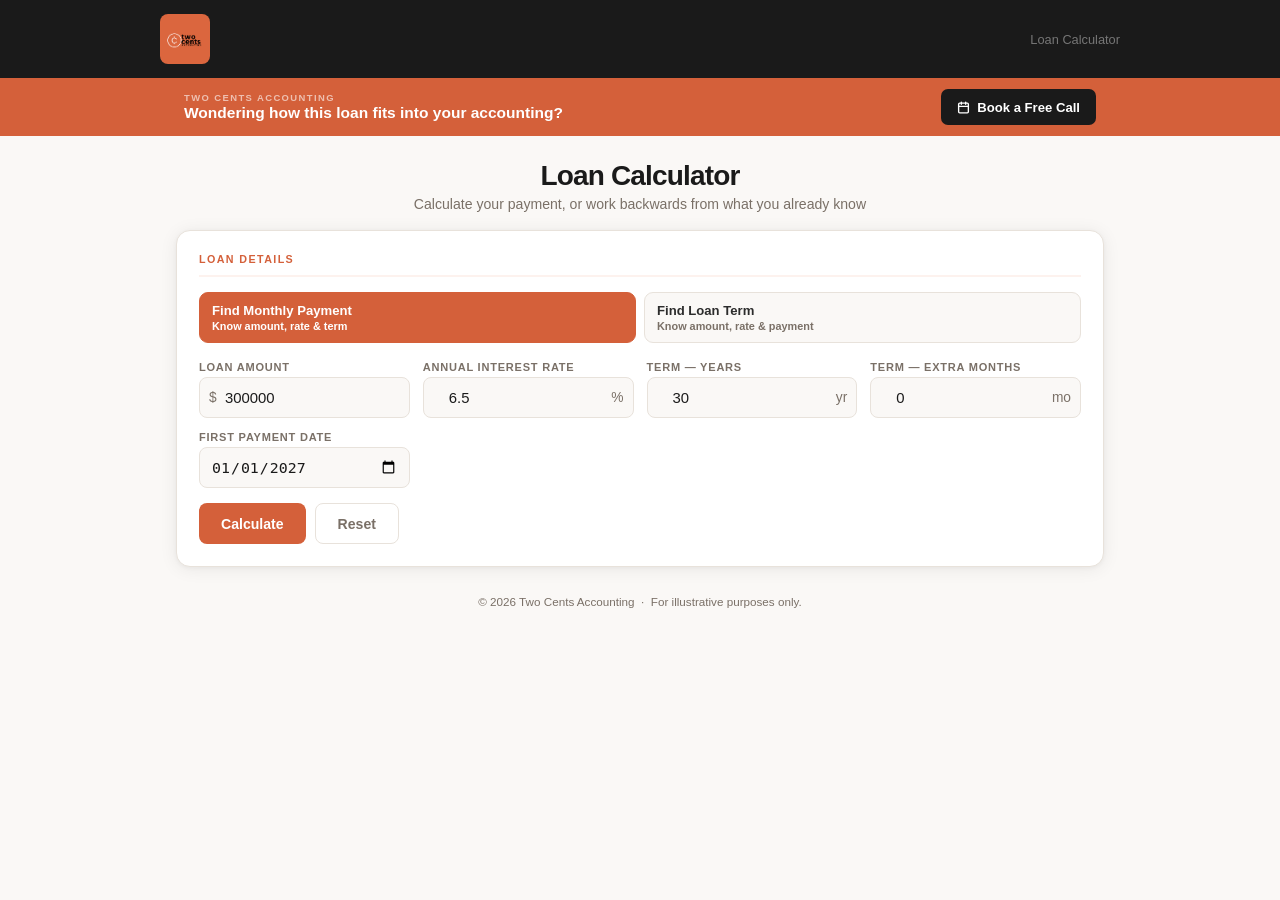
<file: loan-calculator/index.html>
<!DOCTYPE html>
<html lang="en">
<head>
  <meta charset="UTF-8" />
  <meta name="viewport" content="width=device-width, initial-scale=1.0" />
  <title>Loan Calculator — Two Cents Accounting</title>
  <style>
    *, *::before, *::after { box-sizing: border-box; margin: 0; padding: 0; }

    :root {
      --brand:      #D4603A;
      --brand-dark: #B84D2A;
      --brand-bg:   #fdf2ee;
      --dark:       #1a1a1a;
      --text:       #2c2c2c;
      --muted:      #7a7067;
      --surface:    #ffffff;
      --bg:         #faf8f6;
      --border:     #e8e2db;
      --green:      #1e8a5a;
      --red:        #c0392b;
      --amber:      #b87820;
      --radius:     14px;
      --shadow:     0 2px 18px rgba(0,0,0,.07), 0 1px 4px rgba(0,0,0,.04);
    }

    body { font-family: -apple-system, BlinkMacSystemFont, "Segoe UI", Roboto, sans-serif; background: var(--bg); color: var(--text); min-height: 100vh; }

    /* ── Header ── */
    .site-header { background: var(--dark); padding: 14px 24px; }
    .header-inner { max-width: 960px; margin: 0 auto; display: flex; align-items: center; justify-content: space-between; flex-wrap: wrap; gap: 10px; }
    .logo { display: flex; align-items: center; text-decoration: none; }
    .logo-img { height: 50px; border-radius: 8px; display: block; }
    .header-tagline { color: rgba(255,255,255,.4); font-size: .8rem; font-weight: 500; }

    /* ── CTA bar ── */
    .cta-bar { background: var(--brand); }
    .cta-bar-inner { max-width: 960px; margin: 0 auto; padding: 11px 24px; display: flex; align-items: center; justify-content: space-between; flex-wrap: wrap; gap: 12px; }
    .cta-bar-left { display: flex; flex-direction: column; gap: 1px; }
    .cta-eyebrow { font-size: .59rem; font-weight: 800; text-transform: uppercase; letter-spacing: .15em; color: rgba(255,255,255,.6); }
    .cta-text { font-size: clamp(.85rem, 2vw, .97rem); font-weight: 700; color: #fff; }
    .btn-cta { display: inline-flex; align-items: center; gap: 7px; height: 36px; padding: 0 16px; background: var(--dark); color: #fff; border-radius: 7px; font-weight: 700; font-size: .82rem; text-decoration: none; white-space: nowrap; flex-shrink: 0; transition: background .15s; }
    .btn-cta:hover { background: #333; }

    /* ── Page ── */
    .page-body { max-width: 960px; margin: 0 auto; padding: 24px 16px 0; }
    .page-intro { text-align: center; margin-bottom: 18px; }
    .page-intro h1 { font-size: clamp(1.3rem, 3vw, 1.75rem); font-weight: 800; letter-spacing: -.03em; color: var(--dark); }
    .page-intro p  { margin-top: 4px; color: var(--muted); font-size: .88rem; }

    /* ── Cards ── */
    .card { background: var(--surface); border-radius: var(--radius); box-shadow: var(--shadow); padding: 22px 22px; margin-bottom: 14px; border: 1px solid var(--border); }
    .card-title { font-size: .67rem; font-weight: 800; color: var(--brand); text-transform: uppercase; letter-spacing: .13em; margin-bottom: 15px; padding-bottom: 10px; border-bottom: 2px solid var(--brand-bg); }

    /* ── Mode tabs ── */
    .mode-tabs { display: grid; grid-template-columns: repeat(2, 1fr); gap: 8px; margin-bottom: 18px; }
    @media (max-width: 400px) { .mode-tabs { grid-template-columns: 1fr; } }
    .mtab {
      display: flex; flex-direction: column; align-items: flex-start; gap: 2px;
      padding: 10px 12px; border-radius: 9px; border: 1.5px solid var(--border);
      background: var(--bg); cursor: pointer; text-align: left; height: auto;
      transition: border-color .15s, background .15s;
    }
    .mtab:hover:not(.active) { border-color: var(--brand); background: var(--brand-bg); }
    .mtab.active { background: var(--brand); border-color: var(--brand); }
    .mtab strong { font-size: .82rem; font-weight: 700; color: var(--text); display: block; }
    .mtab span   { font-size: .68rem; color: var(--muted); display: block; }
    .mtab.active strong, .mtab.active span { color: #fff; }

    /* ── Input grid ── */
    .input-grid { display: grid; grid-template-columns: repeat(auto-fit, minmax(168px, 1fr)); gap: 13px; }
    .field { display: flex; flex-direction: column; gap: 4px; }
    label { font-size: .69rem; font-weight: 700; color: var(--muted); text-transform: uppercase; letter-spacing: .07em; }
    .input-wrap { position: relative; display: flex; align-items: center; }
    .input-prefix, .input-suffix { position: absolute; font-size: .86rem; color: var(--muted); pointer-events: none; }
    .input-prefix { left: 10px; }
    .input-suffix { right: 10px; }
    input[type="number"], input[type="date"] {
      width: 100%; height: 41px; border: 1.5px solid var(--border); border-radius: 8px;
      font-size: .93rem; color: var(--dark); background: var(--bg); outline: none;
      transition: border-color .15s, box-shadow .15s;
    }
    input[type="number"] { padding: 0 30px 0 25px; }
    input[type="date"]   { padding: 0 11px; }
    input:focus { border-color: var(--brand); box-shadow: 0 0 0 3px rgba(212,96,58,.12); background: #fff; }
    input.invalid { border-color: var(--red) !important; }
    .error-msg { font-size: .73rem; color: var(--red); display: none; margin-top: 2px; }

    /* ── Buttons ── */
    .btn-row { margin-top: 15px; display: flex; gap: 9px; flex-wrap: wrap; }
    button { height: 41px; padding: 0 22px; border-radius: 8px; border: none; cursor: pointer; font-size: .88rem; font-weight: 700; transition: background .15s, transform .1s; }
    button:active { transform: scale(.98); }
    .btn-primary { background: var(--brand); color: #fff; }
    .btn-primary:hover { background: var(--brand-dark); }
    .btn-ghost { background: transparent; color: var(--muted); border: 1.5px solid var(--border); font-weight: 600; }
    .btn-ghost:hover { background: var(--bg); }

    /* ── Reverse-mode result banner ── */
    .rev-result {
      display: none; border-radius: 11px; padding: 16px 18px; margin-bottom: 4px;
      border: 1px solid;
    }
    .rev-result.visible { display: flex; align-items: center; flex-wrap: wrap; gap: 18px; }
    .rev-result.found-term { background: linear-gradient(135deg,#edf8f2,#e0f4ea); border-color: #a8dfc0; }
    .rr-label { font-size: .64rem; font-weight: 800; text-transform: uppercase; letter-spacing: .12em; color: var(--muted); margin-bottom: 3px; }
    .rr-value { font-size: 1.55rem; font-weight: 800; letter-spacing: -.03em; color: var(--dark); }
    .rr-sub   { font-size: .78rem; color: var(--muted); margin-top: 2px; }

    /* ── Summary stats ── */
    .stats-grid { display: grid; grid-template-columns: repeat(auto-fit, minmax(145px, 1fr)); gap: 10px; }
    .stat { background: var(--bg); border-radius: 10px; padding: 13px 12px; border: 1px solid var(--border); }
    .stat-label { font-size: .65rem; font-weight: 700; text-transform: uppercase; letter-spacing: .07em; color: var(--muted); margin-bottom: 4px; }
    .stat-value { font-size: 1.18rem; font-weight: 800; letter-spacing: -.02em; color: var(--dark); }
    .stat-value.brand { color: var(--brand); }
    .stat-value.amber { color: var(--amber); }
    .stat-value.red   { color: var(--red); }
    .stat-value.green { color: var(--green); }
    .stat-sm { font-size: .95rem; }

    .breakdown { margin-top: 13px; }
    .breakdown-bar { height: 8px; border-radius: 99px; overflow: hidden; display: flex; background: var(--bg); border: 1px solid var(--border); }
    .bar-principal { background: var(--green); transition: width .4s; }
    .bar-interest  { background: var(--amber); transition: width .4s; }
    .breakdown-legend { display: flex; gap: 14px; margin-top: 7px; flex-wrap: wrap; }
    .legend-item { display: flex; align-items: center; gap: 5px; font-size: .75rem; color: var(--muted); }
    .legend-dot { width: 8px; height: 8px; border-radius: 50%; flex-shrink: 0; }
    .dot-p { background: var(--green); }
    .dot-i { background: var(--amber); }

    /* ── Chart ── */
    .chart-legend-row { display: flex; flex-wrap: wrap; gap: 14px; margin-bottom: 12px; align-items: center; }
    .cl-item { display: flex; align-items: center; gap: 7px; font-size: .77rem; color: var(--text); font-weight: 500; }
    .chart-wrap { position: relative; width: 100%; height: 300px; }
    @media (max-width: 500px) { .chart-wrap { height: 210px; } }
    #chart-canvas { display: block; width: 100%; height: 100%; cursor: crosshair; }
    .chart-hint { font-size: .72rem; color: var(--muted); text-align: center; margin-top: 9px; }

    /* ── Scenarios ── */
    .scenario-grid { display: grid; grid-template-columns: 1fr 1fr; gap: 16px; }
    @media (max-width: 580px) { .scenario-grid { grid-template-columns: 1fr; } }
    .scenario-block { background: var(--bg); border: 1px solid var(--border); border-radius: 12px; padding: 15px 13px; }
    .scenario-block-title { font-size: .66rem; font-weight: 800; text-transform: uppercase; letter-spacing: .1em; color: var(--muted); margin-bottom: 12px; display: flex; align-items: center; gap: 7px; }
    .sbt-dot { width: 8px; height: 8px; border-radius: 50%; flex-shrink: 0; }

    .slider-header { display: flex; justify-content: space-between; align-items: baseline; margin-bottom: 6px; }
    .slider-header label { font-size: .69rem; font-weight: 700; color: var(--muted); text-transform: uppercase; letter-spacing: .07em; }
    .slider-live { font-size: 1.05rem; font-weight: 800; color: var(--brand); }

    input[type="range"] { -webkit-appearance: none; width: 100%; height: 5px; border-radius: 99px; background: var(--border); outline: none; cursor: pointer; margin-bottom: 3px; }
    input[type="range"]::-webkit-slider-thumb { -webkit-appearance: none; width: 19px; height: 19px; border-radius: 50%; background: var(--brand); cursor: pointer; border: 3px solid #fff; box-shadow: 0 1px 5px rgba(0,0,0,.22); }
    input[type="range"]::-moz-range-thumb { width: 19px; height: 19px; border-radius: 50%; background: var(--brand); cursor: pointer; border: 3px solid #fff; }
    .slider-ticks { display: flex; justify-content: space-between; font-size: .64rem; color: var(--muted); margin-bottom: 11px; }

    .impact-grid { display: grid; grid-template-columns: 1fr 1fr; gap: 8px; }
    .impact-item .ilabel { font-size: .62rem; font-weight: 700; text-transform: uppercase; letter-spacing: .06em; color: var(--muted); margin-bottom: 1px; }
    .impact-item .ival  { font-size: .94rem; font-weight: 800; }
    .ival.saving  { color: var(--green); }
    .ival.costing { color: var(--red); }
    .ival.neutral { color: var(--dark); }

    .vs-badge { display: inline-flex; align-items: center; gap: 5px; background: var(--bg); border: 1px solid var(--border); border-radius: 99px; padding: 3px 10px; font-size: .7rem; font-weight: 700; color: var(--muted); margin-top: 10px; }
    .vb-diff.saving  { color: var(--green); font-weight: 800; }
    .vb-diff.costing { color: var(--red);   font-weight: 800; }

    /* ── Refinance ── */
    .refi-inputs { display: grid; grid-template-columns: repeat(auto-fit, minmax(162px, 1fr)); gap: 12px; margin-bottom: 14px; }
    .refi-compare { display: none; grid-template-columns: 1fr 1fr; gap: 12px; }
    @media (max-width: 500px) { .refi-compare { grid-template-columns: 1fr; } }
    .refi-col { background: var(--bg); border-radius: 10px; border: 1px solid var(--border); padding: 13px 12px; }
    .refi-col-title { font-size: .65rem; font-weight: 800; text-transform: uppercase; letter-spacing: .1em; color: var(--muted); margin-bottom: 9px; display: flex; align-items: center; gap: 6px; }
    .rc-dot { width: 8px; height: 8px; border-radius: 50%; flex-shrink: 0; }
    .rc-dot-cur  { background: var(--amber); }
    .rc-dot-refi { background: var(--brand); }
    .refi-row { margin-bottom: 8px; }
    .refi-row-label { font-size: .67rem; color: var(--muted); font-weight: 600; margin-bottom: 1px; }
    .refi-row-val   { font-size: .96rem; font-weight: 800; color: var(--dark); }
    .savings-banner { margin-top: 12px; border-radius: 10px; padding: 13px 15px; text-align: center; display: none; border: 1px solid; }
    .savings-banner.positive { background: linear-gradient(135deg,#edf8f2,#e0f4ea); border-color: #a8dfc0; }
    .savings-banner.negative { background: linear-gradient(135deg,#fef9f0,#fdeede); border-color: #f0cf9a; }
    .sb-label { font-size: .65rem; font-weight: 800; text-transform: uppercase; letter-spacing: .1em; color: var(--muted); margin-bottom: 3px; }
    .sb-value { font-size: 1.4rem; font-weight: 800; letter-spacing: -.02em; }
    .sb-value.positive { color: var(--green); }
    .sb-value.negative { color: var(--amber); }
    .sb-sub { font-size: .77rem; color: var(--muted); margin-top: 3px; }

    /* ── Table ── */
    .table-controls { display: flex; justify-content: space-between; align-items: center; flex-wrap: wrap; gap: 9px; margin-bottom: 10px; }
    .table-controls span { font-size: .79rem; color: var(--muted); }
    .view-toggle { display: flex; border: 1.5px solid var(--border); border-radius: 8px; overflow: hidden; }
    .view-toggle button { height: 30px; padding: 0 12px; border-radius: 0; border: none; background: transparent; font-size: .73rem; font-weight: 700; color: var(--muted); }
    .view-toggle button.active { background: var(--brand); color: #fff; }
    .table-scroll { overflow-x: auto; border-radius: 10px; border: 1px solid var(--border); }
    table { width: 100%; border-collapse: collapse; font-size: .82rem; }
    thead th { background: var(--bg); padding: 9px 11px; text-align: right; font-size: .64rem; font-weight: 800; text-transform: uppercase; letter-spacing: .07em; color: var(--muted); white-space: nowrap; border-bottom: 1px solid var(--border); }
    thead th:first-child { text-align: left; }
    tbody tr { border-bottom: 1px solid #f0ebe4; transition: background .1s; }
    tbody tr:last-child { border-bottom: none; }
    tbody tr:hover { background: #fdf9f7; }
    tbody tr.year-row { background: #f5efea; font-weight: 700; }
    td { padding: 8px 11px; text-align: right; white-space: nowrap; }
    td:first-child { text-align: left; color: var(--muted); font-size: .76rem; }
    td.bal-cell { color: var(--brand); font-weight: 700; }
    td.int-cell { color: var(--amber); }
    td.pri-cell { color: var(--green); }

    .results-section { display: none; }
    .results-section.visible { display: block; }
    .site-footer { text-align: center; padding: 14px 16px 30px; color: var(--muted); font-size: .73rem; }
    @media (max-width: 480px) { .card { padding: 15px 12px; } .stat-value { font-size: 1rem; } }
  </style>
</head>
<body>

<header class="site-header">
  <div class="header-inner">
    <a href="#" class="logo" aria-label="Two Cents Accounting">
      <img src="IMG_4951.PNG" alt="Two Cents Accounting" class="logo-img" />
    </a>
    <span class="header-tagline">Loan Calculator</span>
  </div>
</header>

<div class="cta-bar">
  <div class="cta-bar-inner">
    <div class="cta-bar-left">
      <span class="cta-eyebrow">Two Cents Accounting</span>
      <span class="cta-text">Wondering how this loan fits into your accounting?</span>
    </div>
    <a href="https://calendar.app.google/V4yq1eU3PhU7t3R48" target="_blank" rel="noopener" class="btn-cta">
      <svg width="13" height="13" viewBox="0 0 24 24" fill="none" stroke="currentColor" stroke-width="2.5" stroke-linecap="round" stroke-linejoin="round" aria-hidden="true"><rect x="3" y="4" width="18" height="18" rx="2"/><line x1="16" y1="2" x2="16" y2="6"/><line x1="8" y1="2" x2="8" y2="6"/><line x1="3" y1="10" x2="21" y2="10"/></svg>
      Book a Free Call
    </a>
  </div>
</div>

<div class="page-body">
  <div class="page-intro">
    <h1>Loan Calculator</h1>
    <p>Calculate your payment, or work backwards from what you already know</p>
  </div>

  <!-- ── Loan Details ── -->
  <div class="card">
    <div class="card-title">Loan Details</div>

    <!-- Mode tabs -->
    <div class="mode-tabs">
      <button id="mtab-payment" class="mtab active" onclick="setMode('payment')">
        <strong>Find Monthly Payment</strong>
        <span>Know amount, rate &amp; term</span>
      </button>
      <button id="mtab-term" class="mtab" onclick="setMode('term')">
        <strong>Find Loan Term</strong>
        <span>Know amount, rate &amp; payment</span>
      </button>
    </div>

    <!-- Shared input grid — fields shown/hidden per mode -->
    <div class="input-grid">

      <!-- Always visible -->
      <div class="field" id="f-amount">
        <label for="amount">Loan Amount</label>
        <div class="input-wrap">
          <span class="input-prefix">$</span>
          <input type="number" id="amount" min="1" step="1000" value="300000" />
        </div>
        <span class="error-msg" id="err-amount">Enter a positive loan amount.</span>
      </div>

      <!-- payment + term modes -->
      <div class="field" id="f-rate">
        <label for="rate">Annual Interest Rate</label>
        <div class="input-wrap">
          <input type="number" id="rate" min="0.01" max="100" step="0.01" value="6.5" />
          <span class="input-suffix">%</span>
        </div>
        <span class="error-msg" id="err-rate">Enter a rate between 0.01% and 100%.</span>
      </div>

      <!-- payment + rate modes: term years -->
      <div class="field" id="f-term-yrs">
        <label for="term-yrs">Term — Years</label>
        <div class="input-wrap">
          <input type="number" id="term-yrs" min="0" max="50" step="1" value="30" />
          <span class="input-suffix">yr</span>
        </div>
        <span class="error-msg" id="err-term">Term must be at least 1 month total.</span>
      </div>

      <!-- payment + rate modes: term months -->
      <div class="field" id="f-term-mos">
        <label for="term-mos">Term — Extra Months</label>
        <div class="input-wrap">
          <input type="number" id="term-mos" min="0" max="11" step="1" value="0" />
          <span class="input-suffix">mo</span>
        </div>
      </div>

      <!-- term + rate reverse modes -->
      <div class="field" id="f-given-pmt" style="display:none">
        <label for="given-pmt">Known Monthly Payment</label>
        <div class="input-wrap">
          <span class="input-prefix">$</span>
          <input type="number" id="given-pmt" min="1" step="10" placeholder="e.g. 1897" />
        </div>
        <span class="error-msg" id="err-given-pmt">Enter a valid monthly payment.</span>
      </div>

      <!-- Always visible -->
      <div class="field" id="f-start">
        <label for="start">First Payment Date</label>
        <div class="input-wrap">
          <input type="date" id="start" />
        </div>
      </div>

    </div><!-- /.input-grid -->

    <!-- Reverse mode validation error -->
    <div id="rev-error" style="display:none;margin-top:10px;font-size:.8rem;color:var(--red);font-weight:600;padding:10px 14px;background:#fff0ee;border-radius:8px;border:1px solid #f8c4b8;"></div>

    <div class="btn-row">
      <button class="btn-primary" onclick="calculate()">Calculate</button>
      <button class="btn-ghost"   onclick="resetForm()">Reset</button>
    </div>
  </div>

  <!-- ── Reverse-result banner (shown only in reverse modes) ── -->
  <div class="card results-section" id="rev-result-card">
    <div class="card-title" id="rev-result-title">Calculated Result</div>
    <div class="rev-result" id="rev-result-box">
      <div>
        <div class="rr-label" id="rr-label">—</div>
        <div class="rr-value" id="rr-value">—</div>
        <div class="rr-sub"   id="rr-sub">—</div>
      </div>
    </div>
  </div>

  <!-- ── Summary ── -->
  <div class="card results-section" id="summary-card">
    <div class="card-title">Summary</div>
    <div class="stats-grid">
      <div class="stat">
        <div class="stat-label">Monthly Payment</div>
        <div class="stat-value brand" id="res-monthly">—</div>
      </div>
      <div class="stat">
        <div class="stat-label">Total Principal</div>
        <div class="stat-value" id="res-principal">—</div>
      </div>
      <div class="stat">
        <div class="stat-label">Total Interest</div>
        <div class="stat-value amber" id="res-interest">—</div>
      </div>
      <div class="stat">
        <div class="stat-label">Total Paid</div>
        <div class="stat-value red" id="res-total">—</div>
      </div>
      <div class="stat">
        <div class="stat-label">Final Payoff</div>
        <div class="stat-value green stat-sm" id="res-payoff">—</div>
      </div>
      <div class="stat">
        <div class="stat-label">Loan Term</div>
        <div class="stat-value stat-sm" id="res-term">—</div>
      </div>
    </div>
    <div class="breakdown">
      <div class="breakdown-bar">
        <div class="bar-principal" id="bar-principal" style="width:0%"></div>
        <div class="bar-interest"  id="bar-interest"  style="width:0%"></div>
      </div>
      <div class="breakdown-legend">
        <div class="legend-item"><div class="legend-dot dot-p"></div><span id="legend-p">Principal —</span></div>
        <div class="legend-item"><div class="legend-dot dot-i"></div><span id="legend-i">Interest —</span></div>
      </div>
    </div>
  </div>

  <!-- ── Chart ── -->
  <div class="card results-section" id="chart-card">
    <div class="card-title">Remaining Balance Over Time</div>
    <div class="chart-legend-row" id="chart-legend-row"></div>
    <div class="chart-wrap">
      <canvas id="chart-canvas"></canvas>
    </div>
    <p class="chart-hint">Green band = interest saved by paying extra · Red band = extra cost of smaller payments · Orange dashed = refinance. Adjust sliders below to update.</p>
  </div>

  <!-- ── Scenarios ── -->
  <div class="card results-section" id="scenarios-card">
    <div class="card-title">Payment Scenarios — What If?</div>
    <div class="scenario-grid">

      <div class="scenario-block">
        <div class="scenario-block-title">
          <div class="sbt-dot" style="background:var(--green)"></div>
          Pay It Off Early
        </div>
        <div class="slider-header">
          <label for="extra-slider">Extra Per Month</label>
          <span class="slider-live" id="extra-display">+$0</span>
        </div>
        <input type="range" id="extra-slider" min="0" max="2000" step="25" value="0" oninput="onExtraSlider(this.value)" />
        <div class="slider-ticks"><span>$0 extra</span><span id="extra-max-label">$2,000 extra</span></div>
        <div class="impact-grid">
          <div class="impact-item"><div class="ilabel">Payoff Date</div><div class="ival neutral" id="ep-payoff">—</div></div>
          <div class="impact-item"><div class="ilabel">Months Saved</div><div class="ival neutral" id="ep-months">—</div></div>
          <div class="impact-item"><div class="ilabel">Interest Saved</div><div class="ival neutral" id="ep-saved">—</div></div>
          <div class="impact-item"><div class="ilabel">New Total Paid</div><div class="ival neutral" id="ep-total">—</div></div>
        </div>
        <div class="vs-badge" id="ep-badge" style="display:none">vs. original: <span class="vb-diff saving" id="ep-badge-val"></span></div>
      </div>

      <div class="scenario-block">
        <div class="scenario-block-title">
          <div class="sbt-dot" style="background:var(--red)"></div>
          Make Smaller Payments
        </div>
        <div class="slider-header">
          <label for="reduced-slider">Monthly Payment</label>
          <span class="slider-live" id="reduced-display">—</span>
        </div>
        <input type="range" id="reduced-slider" min="0" max="100" step="1" value="100" oninput="onReducedSlider(this.value)" />
        <div class="slider-ticks"><span id="rp-min-label">Interest only</span><span id="rp-max-label">Full payment</span></div>
        <div class="impact-grid">
          <div class="impact-item"><div class="ilabel">Payoff Date</div><div class="ival neutral" id="rp-payoff">—</div></div>
          <div class="impact-item"><div class="ilabel">Months Added</div><div class="ival neutral" id="rp-months">—</div></div>
          <div class="impact-item"><div class="ilabel">Extra Interest</div><div class="ival neutral" id="rp-extra">—</div></div>
          <div class="impact-item"><div class="ilabel">New Total Paid</div><div class="ival neutral" id="rp-total">—</div></div>
        </div>
        <div class="vs-badge" id="rp-badge" style="display:none">vs. original: <span class="vb-diff costing" id="rp-badge-val"></span></div>
      </div>

    </div>
  </div>

  <!-- ── Refinance ── -->
  <div class="card results-section" id="refi-card">
    <div class="card-title">Refinance Comparison</div>
    <p style="font-size:.8rem;color:var(--muted);margin-bottom:13px;line-height:1.55">Enter a new rate to compare refinancing. Update <em>Balance to Refinance</em> if you're mid-loan.</p>
    <div class="refi-inputs">
      <div class="field">
        <label for="refi-rate">New Interest Rate</label>
        <div class="input-wrap">
          <input type="number" id="refi-rate" min="0.01" max="100" step="0.01" placeholder="e.g. 5.25" oninput="calcRefi()" />
          <span class="input-suffix">%</span>
        </div>
      </div>
      <div class="field">
        <label for="refi-term">New Term (years)</label>
        <div class="input-wrap">
          <input type="number" id="refi-term" min="1" max="50" step="1" placeholder="e.g. 30" oninput="calcRefi()" />
          <span class="input-suffix">yr</span>
        </div>
      </div>
      <div class="field">
        <label for="refi-balance">Balance to Refinance</label>
        <div class="input-wrap">
          <span class="input-prefix">$</span>
          <input type="number" id="refi-balance" min="1" step="1000" placeholder="Loan amount" oninput="calcRefi()" />
        </div>
      </div>
      <div class="field">
        <label for="refi-costs">Closing Costs</label>
        <div class="input-wrap">
          <span class="input-prefix">$</span>
          <input type="number" id="refi-costs" min="0" step="100" value="0" oninput="calcRefi()" />
        </div>
      </div>
    </div>
    <div class="refi-compare" id="refi-compare">
      <div class="refi-col">
        <div class="refi-col-title"><div class="rc-dot rc-dot-cur"></div> Current Loan</div>
        <div class="refi-row"><div class="refi-row-label">Monthly Payment</div><div class="refi-row-val" id="rc-cur-pmt">—</div></div>
        <div class="refi-row"><div class="refi-row-label">Remaining Interest</div><div class="refi-row-val" id="rc-cur-int">—</div></div>
        <div class="refi-row"><div class="refi-row-label">Total Remaining Cost</div><div class="refi-row-val" id="rc-cur-tot">—</div></div>
        <div class="refi-row"><div class="refi-row-label">Term</div><div class="refi-row-val" id="rc-cur-term">—</div></div>
      </div>
      <div class="refi-col">
        <div class="refi-col-title"><div class="rc-dot rc-dot-refi"></div> Refinanced Loan</div>
        <div class="refi-row"><div class="refi-row-label">Monthly Payment</div><div class="refi-row-val" id="rc-new-pmt">—</div></div>
        <div class="refi-row"><div class="refi-row-label">Total Interest</div><div class="refi-row-val" id="rc-new-int">—</div></div>
        <div class="refi-row"><div class="refi-row-label">Total Cost (incl. closing)</div><div class="refi-row-val" id="rc-new-tot">—</div></div>
        <div class="refi-row"><div class="refi-row-label">Term</div><div class="refi-row-val" id="rc-new-term">—</div></div>
      </div>
    </div>
    <div class="savings-banner" id="refi-banner">
      <div class="sb-label" id="refi-banner-label">—</div>
      <div class="sb-value" id="refi-banner-val">—</div>
      <div class="sb-sub"   id="refi-banner-sub">—</div>
    </div>
  </div>

  <!-- ── Amortization ── -->
  <div class="card results-section" id="schedule-card">
    <div class="card-title">Amortization Schedule</div>
    <div class="table-controls">
      <span id="table-info"></span>
      <div class="view-toggle">
        <button id="btn-monthly" class="active" onclick="switchView('monthly')">Monthly</button>
        <button id="btn-yearly"  onclick="switchView('yearly')">Yearly</button>
      </div>
    </div>
    <div class="table-scroll">
      <table>
        <thead id="tbl-head"></thead>
        <tbody id="tbl-body"></tbody>
      </table>
    </div>
  </div>

</div>

<footer class="site-footer">
  <span id="footer-yr"></span> Two Cents Accounting &nbsp;·&nbsp; For illustrative purposes only.
</footer>

<script>
  document.getElementById('footer-yr').textContent = '© ' + new Date().getFullYear();
  (function() {
    const d = new Date(); d.setMonth(d.getMonth() + 1); d.setDate(1);
    document.getElementById('start').value = d.toISOString().slice(0, 10);
  })();

  // ── Formatters ─────────────────────────────────────────────────────────────
  const fmt  = n => new Intl.NumberFormat('en-US', { style:'currency', currency:'USD', minimumFractionDigits:2 }).format(n);
  const fmtK = n => new Intl.NumberFormat('en-US', { style:'currency', currency:'USD', maximumFractionDigits:0 }).format(n);
  const MONTHS = ['Jan','Feb','Mar','Apr','May','Jun','Jul','Aug','Sep','Oct','Nov','Dec'];

  function termStr(totalMonths) {
    const yrs = Math.floor(totalMonths / 12);
    const mos = totalMonths % 12;
    if (yrs === 0) return mos + ' month' + (mos !== 1 ? 's' : '');
    if (mos === 0) return yrs + ' year' + (yrs !== 1 ? 's' : '');
    return yrs + ' yr ' + mos + ' mo';
  }

  function axisVal(n) {
    if (n >= 1e6) return '$' + (n/1e6).toFixed(1).replace(/\.0$/,'') + 'M';
    if (n >= 1e3) return '$' + Math.round(n/1000) + 'K';
    return '$' + Math.round(n);
  }

  // ── State ──────────────────────────────────────────────────────────────────
  let currentMode   = 'payment';
  let baseRows      = [];
  let extraRows     = [];
  let reducedRows   = [];
  let refiRows      = [];
  let baseMonthly   = 0;
  let basePrincipal = 0;
  let baseInterest  = 0;
  let baseStartDate = '';
  let baseAnnRate   = 0;
  let baseTermMonths = 0;

  // ── Mode switching ─────────────────────────────────────────────────────────
  function setMode(mode) {
    currentMode = mode;
    ['payment','term'].forEach(m => {
      document.getElementById('mtab-' + m).classList.toggle('active', m === mode);
    });
    // term fields: hidden in term mode (we're solving for them)
    document.getElementById('f-term-yrs').style.display   = mode === 'term' ? 'none' : '';
    document.getElementById('f-term-mos').style.display   = mode === 'term' ? 'none' : '';
    // given payment: visible only in term mode
    document.getElementById('f-given-pmt').style.display  = mode === 'payment' ? 'none' : '';
    // clear errors
    document.getElementById('rev-error').style.display = 'none';
    clearErrors();
  }

  // ── Solvers ────────────────────────────────────────────────────────────────
  // Given amount, annual rate, payment → term in months (closed-form)
  function solveTerm(P, rAnnual, PMT) {
    const r = rAnnual / 100 / 12;
    if (PMT <= 0 || P <= 0) return null;
    if (r === 0) return PMT > 0 ? P / PMT : null;
    if (PMT <= P * r) return null; // payment can't cover interest
    const n = -Math.log(1 - (P * r) / PMT) / Math.log(1 + r);
    return n > 0 && isFinite(n) ? n : null;
  }

  // ── Amortize ───────────────────────────────────────────────────────────────
  // termMonths: total number of monthly payments
  function amortize(principal, annRate, termMonths, startStr, overridePmt) {
    const r = annRate / 100 / 12;
    const n = termMonths;
    const std = (n <= 0) ? 0 : r === 0 ? principal / n
      : principal * (r * Math.pow(1+r,n)) / (Math.pow(1+r,n) - 1);
    const pmt = overridePmt !== undefined ? overridePmt : std;
    const rows = [];
    let bal = principal;
    const d = new Date(startStr + 'T00:00:00');
    while (bal > 0.005 && rows.length < 720) {
      const interest = bal * r;
      const prinPmt  = Math.min(pmt - interest, bal);
      if (prinPmt <= 0) break;
      bal = Math.max(bal - prinPmt, 0);
      rows.push({ num: rows.length+1, date: new Date(d), payment: interest+prinPmt, principal: prinPmt, interest, balance: bal });
      d.setMonth(d.getMonth() + 1);
    }
    return { std, rows };
  }

  // ── Validation ─────────────────────────────────────────────────────────────
  function clearErrors() {
    ['amount','rate','term','given-pmt'].forEach(id => {
      const el = document.getElementById(id === 'term' ? 'term-yrs' : id);
      if (el) el.classList.remove('invalid');
      const err = document.getElementById('err-' + id);
      if (err) err.style.display = 'none';
    });
  }

  function validate() {
    clearErrors();
    let ok = true;

    // Amount always required
    const amt = parseFloat(document.getElementById('amount').value);
    if (isNaN(amt) || amt <= 0) {
      document.getElementById('amount').classList.add('invalid');
      document.getElementById('err-amount').style.display = 'block';
      ok = false;
    }

    if (currentMode === 'payment' || currentMode === 'term') {
      const rate = parseFloat(document.getElementById('rate').value);
      if (isNaN(rate) || rate < 0.01 || rate > 100) {
        document.getElementById('rate').classList.add('invalid');
        document.getElementById('err-rate').style.display = 'block';
        ok = false;
      }
    }

    if (currentMode === 'payment') {
      const yrs = parseInt(document.getElementById('term-yrs').value) || 0;
      const mos = parseInt(document.getElementById('term-mos').value) || 0;
      if (yrs * 12 + mos < 1) {
        document.getElementById('term-yrs').classList.add('invalid');
        document.getElementById('err-term').style.display = 'block';
        ok = false;
      }
    }

    if (currentMode === 'term') {
      const pmt = parseFloat(document.getElementById('given-pmt').value);
      if (isNaN(pmt) || pmt <= 0) {
        document.getElementById('given-pmt').classList.add('invalid');
        document.getElementById('err-given-pmt').style.display = 'block';
        ok = false;
      }
    }

    return ok;
  }

  // ── Calculate ──────────────────────────────────────────────────────────────
  function calculate() {
    if (!validate()) return;
    document.getElementById('rev-error').style.display = 'none';
    document.getElementById('rev-result-card').classList.remove('visible');

    basePrincipal = parseFloat(document.getElementById('amount').value);
    baseStartDate = document.getElementById('start').value || new Date().toISOString().slice(0,10);

    // ── Standard: find payment ──
    if (currentMode === 'payment') {
      baseAnnRate    = parseFloat(document.getElementById('rate').value);
      const yrs      = parseInt(document.getElementById('term-yrs').value) || 0;
      const mos      = parseInt(document.getElementById('term-mos').value) || 0;
      baseTermMonths = yrs * 12 + mos;

      const { std, rows } = amortize(basePrincipal, baseAnnRate, baseTermMonths, baseStartDate);
      baseRows    = rows;
      baseMonthly = std;
    }

    // ── Reverse: find term ──
    else if (currentMode === 'term') {
      baseAnnRate = parseFloat(document.getElementById('rate').value);
      const givenPmt = parseFloat(document.getElementById('given-pmt').value);

      const nFrac = solveTerm(basePrincipal, baseAnnRate, givenPmt);
      if (!nFrac || nFrac <= 0) {
        showRevError('Your payment of ' + fmt(givenPmt) + ' is too low to cover the monthly interest at ' + baseAnnRate + '%. Try a higher payment or lower rate.');
        return;
      }
      baseTermMonths = Math.ceil(nFrac);
      baseMonthly    = givenPmt;

      const { rows } = amortize(basePrincipal, baseAnnRate, baseTermMonths, baseStartDate, givenPmt);
      baseRows = rows;

      showRevResult('found-term',
        'Estimated Loan Term',
        termStr(baseTermMonths),
        'At ' + fmt(givenPmt) + '/mo · ' + baseAnnRate + '% annual rate'
      );
    }

    // Shared post-calc
    baseInterest = baseRows.reduce((s,r) => s+r.interest, 0);
    const totalPaid = baseRows.reduce((s,r) => s+r.payment, 0);
    const lastDate  = baseRows.length ? baseRows[baseRows.length-1].date : null;

    document.getElementById('res-monthly').textContent   = fmt(baseMonthly);
    document.getElementById('res-principal').textContent = fmt(basePrincipal);
    document.getElementById('res-interest').textContent  = fmt(baseInterest);
    document.getElementById('res-total').textContent     = fmt(totalPaid);
    document.getElementById('res-term').textContent      = termStr(baseTermMonths);
    document.getElementById('res-payoff').textContent    = lastDate
      ? MONTHS[lastDate.getMonth()] + ' ' + lastDate.getFullYear() : '—';

    const pPct = (basePrincipal/totalPaid*100).toFixed(1);
    const iPct = (baseInterest/totalPaid*100).toFixed(1);
    document.getElementById('bar-principal').style.width = pPct + '%';
    document.getElementById('bar-interest').style.width  = iPct + '%';
    document.getElementById('legend-p').textContent = `Principal ${pPct}% (${fmt(basePrincipal)})`;
    document.getElementById('legend-i').textContent = `Interest ${iPct}% (${fmt(baseInterest)})`;

    ['summary-card','chart-card','scenarios-card','refi-card','schedule-card'].forEach(id =>
      document.getElementById(id).classList.add('visible'));

    // Reset scenarios
    extraRows = []; reducedRows = []; refiRows = [];

    // Extra payment slider
    const sliderMax = Math.ceil(baseMonthly * 2 / 50) * 50;
    const es = document.getElementById('extra-slider');
    es.max = sliderMax; es.value = 0;
    document.getElementById('extra-max-label').textContent = fmtK(sliderMax) + ' extra';
    onExtraSlider(0);

    // Reduced slider
    const intOnly = basePrincipal * (baseAnnRate / 100 / 12);
    document.getElementById('rp-min-label').textContent = fmtK(intOnly) + ' (int. only)';
    document.getElementById('rp-max-label').textContent = fmtK(baseMonthly);
    document.getElementById('reduced-slider').value = 100;
    onReducedSlider(100);

    // Refi defaults
    document.getElementById('refi-balance').value = basePrincipal;
    if (!document.getElementById('refi-term').value)
      document.getElementById('refi-term').value = Math.round(baseTermMonths / 12);
    calcRefi();

    document.getElementById('table-info').textContent =
      `${baseRows.length} payments · ${termStr(baseTermMonths)}`;
    renderTable('monthly');
    drawChart();
  }

  function showRevError(msg) {
    const el = document.getElementById('rev-error');
    el.textContent = msg;
    el.style.display = 'block';
  }

  function showRevResult(cls, label, value, sub) {
    const card = document.getElementById('rev-result-card');
    const box  = document.getElementById('rev-result-box');
    card.classList.add('visible');
    box.className = 'rev-result visible ' + cls;
    document.getElementById('rr-label').textContent = label;
    document.getElementById('rr-value').textContent = value;
    document.getElementById('rr-sub').textContent   = sub;
    document.getElementById('rev-result-title').textContent = 'Calculated Loan Term';
  }

  // ── Extra payment slider ───────────────────────────────────────────────────
  function onExtraSlider(val) {
    val = parseFloat(val);
    document.getElementById('extra-display').textContent = '+' + fmtK(val);
    if (!baseRows.length) return;

    extraRows = val > 0
      ? amortize(basePrincipal, baseAnnRate, baseTermMonths, baseStartDate, baseMonthly + val).rows
      : [];

    const rows   = extraRows.length ? extraRows : baseRows;
    const newInt = rows.reduce((s,r) => s+r.interest, 0);
    const newTot = rows.reduce((s,r) => s+r.payment, 0);
    const saved  = baseRows.length - rows.length;
    const intSav = baseInterest - newInt;
    const last   = rows[rows.length-1].date;

    setImpact('ep-payoff', MONTHS[last.getMonth()] + ' ' + last.getFullYear(), 'neutral');
    setImpact('ep-months', saved > 0 ? saved + ' mo' : '—',  saved > 0 ? 'saving' : 'neutral');
    setImpact('ep-saved',  saved > 0 ? fmtK(intSav) : '—',   saved > 0 ? 'saving' : 'neutral');
    setImpact('ep-total',  fmtK(newTot), saved > 0 ? 'saving' : 'neutral');

    const badge = document.getElementById('ep-badge');
    if (saved > 0) {
      badge.style.display = 'inline-flex';
      document.getElementById('ep-badge-val').textContent = fmtK(intSav) + ' saved · ' + saved + ' fewer payments';
    } else {
      badge.style.display = 'none';
    }
    drawChart();
  }

  // ── Reduced payment slider ─────────────────────────────────────────────────
  function onReducedSlider(pct) {
    pct = parseFloat(pct);
    if (!baseRows.length) return;

    const intOnly = basePrincipal * (baseAnnRate / 100 / 12);
    const payment = intOnly + (baseMonthly - intOnly) * (pct / 100);
    document.getElementById('reduced-display').textContent = fmtK(payment) + '/mo';

    if (pct >= 100) {
      reducedRows = [];
      const last = baseRows[baseRows.length-1].date;
      setImpact('rp-payoff', MONTHS[last.getMonth()] + ' ' + last.getFullYear(), 'neutral');
      setImpact('rp-months', '0 mo', 'neutral');
      setImpact('rp-extra',  '$0',   'neutral');
      setImpact('rp-total',  fmtK(baseRows.reduce((s,r)=>s+r.payment,0)), 'neutral');
      document.getElementById('rp-badge').style.display = 'none';
      drawChart(); return;
    }

    const { rows } = amortize(basePrincipal, baseAnnRate, baseTermMonths, baseStartDate, payment);
    if (!rows.length) {
      reducedRows = [];
      ['rp-payoff','rp-months','rp-extra','rp-total'].forEach(id => setImpact(id, '—', 'costing'));
      document.getElementById('rp-badge').style.display = 'none';
      drawChart(); return;
    }

    reducedRows = rows;
    const newInt = rows.reduce((s,r) => s+r.interest, 0);
    const newTot = rows.reduce((s,r) => s+r.payment, 0);
    const added  = rows.length - baseRows.length;
    const extInt = newInt - baseInterest;
    const last   = rows[rows.length-1].date;

    setImpact('rp-payoff', MONTHS[last.getMonth()] + ' ' + last.getFullYear(), 'neutral');
    setImpact('rp-months', added > 0 ? '+' + added + ' mo' : '0 mo', added > 0 ? 'costing' : 'neutral');
    setImpact('rp-extra',  added > 0 ? '+' + fmtK(extInt) : '$0',    added > 0 ? 'costing' : 'neutral');
    setImpact('rp-total',  fmtK(newTot), added > 0 ? 'costing' : 'neutral');

    const badge = document.getElementById('rp-badge');
    if (added > 0) {
      badge.style.display = 'inline-flex';
      document.getElementById('rp-badge-val').textContent = '+' + fmtK(extInt) + ' extra interest · +' + added + ' more payments';
    } else {
      badge.style.display = 'none';
    }
    drawChart();
  }

  function setImpact(id, text, cls) {
    const el = document.getElementById(id);
    el.textContent = text; el.className = 'ival ' + cls;
  }

  // ── Refinance ──────────────────────────────────────────────────────────────
  function calcRefi() {
    const newRate = parseFloat(document.getElementById('refi-rate').value);
    const newTerm = (parseInt(document.getElementById('refi-term').value, 10) || Math.round(baseTermMonths/12)) * 12;
    const balance = parseFloat(document.getElementById('refi-balance').value) || basePrincipal;
    const closing = parseFloat(document.getElementById('refi-costs').value) || 0;

    if (!baseRows.length || isNaN(newRate) || isNaN(balance)) {
      document.getElementById('refi-compare').style.display = 'none';
      document.getElementById('refi-banner').style.display  = 'none';
      refiRows = []; drawChart(); return;
    }

    const curR   = baseAnnRate / 100 / 12;
    const curN   = baseTermMonths;
    const curPmt = curR === 0 ? balance/curN
      : balance * (curR*Math.pow(1+curR,curN)) / (Math.pow(1+curR,curN)-1);

    const newR   = newRate / 100 / 12;
    const newPmt = newR === 0 ? balance/newTerm
      : balance * (newR*Math.pow(1+newR,newTerm)) / (Math.pow(1+newR,newTerm)-1);
    const newTotal = newPmt * newTerm + closing;
    const curTotal = curPmt * curN;
    const savings  = curTotal - newTotal;

    document.getElementById('rc-cur-pmt').textContent  = fmt(curPmt);
    document.getElementById('rc-cur-int').textContent  = fmt(curPmt*curN - balance);
    document.getElementById('rc-cur-tot').textContent  = fmt(curTotal);
    document.getElementById('rc-cur-term').textContent = termStr(curN);
    document.getElementById('rc-new-pmt').textContent  = fmt(newPmt);
    document.getElementById('rc-new-int').textContent  = fmt(newPmt*newTerm - balance);
    document.getElementById('rc-new-tot').textContent  = fmt(newTotal);
    document.getElementById('rc-new-term').textContent = termStr(newTerm);
    document.getElementById('refi-compare').style.display = 'grid';

    const banner = document.getElementById('refi-banner');
    banner.style.display = 'block';
    banner.className = 'savings-banner ' + (savings > 0 ? 'positive' : 'negative');
    document.getElementById('refi-banner-label').textContent = savings > 0 ? 'Total Savings by Refinancing' : 'Additional Cost to Refinance';
    const bVal = document.getElementById('refi-banner-val');
    bVal.className = 'sb-value ' + (savings > 0 ? 'positive' : 'negative');
    bVal.textContent = fmt(Math.abs(savings));
    const d = newPmt - curPmt;
    document.getElementById('refi-banner-sub').textContent = 'Monthly payment ' + (d >= 0 ? '+' : '') + fmt(d) + ' vs. current';

    refiRows = amortize(balance, newRate, newTerm, baseStartDate).rows;
    drawChart();
  }

  // ── Chart ──────────────────────────────────────────────────────────────────
  let rafId = null;
  function drawChart() {
    if (rafId) return;
    rafId = requestAnimationFrame(() => { rafId = null; _drawChart(); });
  }

  function _drawChart() {
    const canvas = document.getElementById('chart-canvas');
    if (!canvas || !baseRows.length) return;
    const dpr  = window.devicePixelRatio || 1;
    const rect = canvas.getBoundingClientRect();
    if (!rect.width) return;

    canvas.width  = rect.width  * dpr;
    canvas.height = rect.height * dpr;
    const ctx = canvas.getContext('2d');
    ctx.scale(dpr, dpr);

    const W = rect.width, H = rect.height;
    const pad = { top: 28, right: 22, bottom: 36, left: W < 380 ? 50 : 64 };
    const cW  = W - pad.left - pad.right;
    const cH  = H - pad.top  - pad.bottom;

    const allSeries = [baseRows, extraRows, reducedRows, refiRows].filter(s => s.length);
    const maxM = Math.max(...allSeries.map(s => s.length));
    const maxB = basePrincipal;

    const toX = m => pad.left + (m / maxM) * cW;
    const toY = b => pad.top  + cH - Math.max(0, Math.min((b / maxB) * cH, cH));

    ctx.clearRect(0, 0, W, H);

    const baseFont = `${W < 380 ? 9 : 10.5}px -apple-system,sans-serif`;
    ctx.font = baseFont;

    // Grid Y
    for (let i = 0; i <= 5; i++) {
      const y = pad.top + (i / 5) * cH;
      ctx.strokeStyle = '#ede8e2'; ctx.lineWidth = 1; ctx.setLineDash([3,4]);
      ctx.beginPath(); ctx.moveTo(pad.left, y); ctx.lineTo(W - pad.right, y); ctx.stroke();
      ctx.setLineDash([]);
      ctx.fillStyle = '#9a9189'; ctx.textAlign = 'right'; ctx.textBaseline = 'middle';
      ctx.fillText(axisVal(maxB * (1 - i/5)), pad.left - 5, y);
    }

    // Grid X
    const totalYrs = Math.ceil(maxM / 12);
    const yrStep   = totalYrs <= 10 ? 2 : totalYrs <= 20 ? 5 : 10;
    ctx.textAlign = 'center'; ctx.textBaseline = 'top';
    for (let yr = 0; yr <= totalYrs; yr += yrStep) {
      const x = toX(yr * 12);
      ctx.strokeStyle = '#ede8e2'; ctx.lineWidth = 1; ctx.setLineDash([3,4]);
      ctx.beginPath(); ctx.moveTo(x, pad.top); ctx.lineTo(x, pad.top + cH); ctx.stroke();
      ctx.setLineDash([]);
      ctx.fillStyle = '#9a9189';
      ctx.fillText('Yr ' + yr, x, pad.top + cH + 7);
    }

    // Axes
    ctx.strokeStyle = '#d0c8c0'; ctx.lineWidth = 1.5;
    ctx.beginPath(); ctx.moveTo(pad.left, pad.top - 4); ctx.lineTo(pad.left, pad.top + cH); ctx.lineTo(W - pad.right, pad.top + cH); ctx.stroke();

    // Band fill between two series
    function drawBand(frontRows, backRows, color) {
      if (!frontRows.length || !backRows.length) return;
      const limit = Math.min(frontRows.length, backRows.length);
      ctx.beginPath();
      ctx.moveTo(toX(0), toY(basePrincipal));
      for (let i = 0; i < limit; i++) ctx.lineTo(toX(i+1), toY(frontRows[i].balance));
      for (let i = limit-1; i >= 0; i--) ctx.lineTo(toX(i+1), toY(backRows[i].balance));
      ctx.closePath();
      ctx.fillStyle = color; ctx.fill();
    }

    // Line series
    function drawLine(rows, color, lw, dashed) {
      if (!rows.length) return;
      ctx.beginPath(); ctx.strokeStyle = color; ctx.lineWidth = lw; ctx.lineJoin = 'round';
      ctx.setLineDash(dashed ? [8,5] : []);
      ctx.moveTo(toX(0), toY(basePrincipal));
      rows.forEach((r, i) => ctx.lineTo(toX(i+1), toY(r.balance)));
      ctx.stroke(); ctx.setLineDash([]);
    }

    // Endpoint dot with pill label
    function endDot(rows, color, labelText, above) {
      if (!rows.length) return;
      const x = toX(rows.length), y = toY(rows[rows.length-1].balance);
      ctx.beginPath(); ctx.arc(x, y, 5, 0, Math.PI*2);
      ctx.fillStyle = color; ctx.strokeStyle = '#fff'; ctx.lineWidth = 2;
      ctx.fill(); ctx.stroke();

      if (!labelText) return;
      ctx.font = `700 ${W<380?8.5:9.5}px -apple-system,sans-serif`;
      const tw = ctx.measureText(labelText).width;
      const bw = tw + 10, bh = 16, br = 5;
      let bx = Math.max(pad.left, Math.min(x - bw/2, W - pad.right - bw));
      const by = above ? y - bh - 5 : y + 5;
      ctx.fillStyle = color;
      ctx.beginPath(); rrect(ctx, bx, by, bw, bh, br); ctx.fill();
      ctx.fillStyle = '#fff'; ctx.textAlign = 'center'; ctx.textBaseline = 'middle';
      ctx.fillText(labelText, bx + bw/2, by + bh/2);
      ctx.font = baseFont;
    }

    // Mid-band annotation
    function bandLabel(rowsA, rowsB, color, text) {
      if (!rowsA.length || !rowsB.length || !text) return;
      const mi = Math.floor(Math.min(rowsA.length, rowsB.length) * 0.45);
      const x  = toX(mi);
      const yA = rowsA[mi] ? toY(rowsA[mi].balance) : toY(0);
      const yB = rowsB[mi] ? toY(rowsB[mi].balance) : toY(0);
      const yM = (yA + yB) / 2;
      ctx.font = `700 ${W<380?8.5:9.5}px -apple-system,sans-serif`;
      const tw = ctx.measureText(text).width;
      const bw = tw + 14, bh = 18, br = 5;
      const bx = x - bw/2;
      if (bx < pad.left || bx + bw > W - pad.right) { ctx.font = baseFont; return; }
      ctx.fillStyle = 'rgba(255,255,255,.88)';
      ctx.beginPath(); rrect(ctx, bx, yM - bh/2, bw, bh, br); ctx.fill();
      ctx.strokeStyle = color; ctx.lineWidth = 1.5;
      ctx.beginPath(); rrect(ctx, bx, yM - bh/2, bw, bh, br); ctx.stroke();
      ctx.fillStyle = color; ctx.textAlign = 'center'; ctx.textBaseline = 'middle';
      ctx.fillText(text, bx + bw/2, yM);
      ctx.font = baseFont;
    }

    function rrect(ctx, x, y, w, h, r) {
      ctx.moveTo(x+r, y); ctx.arcTo(x+w,y,x+w,y+h,r); ctx.arcTo(x+w,y+h,x,y+h,r); ctx.arcTo(x,y+h,x,y,r); ctx.arcTo(x,y,x+w,y,r); ctx.closePath();
    }

    // Base fill
    ctx.beginPath();
    ctx.moveTo(toX(0), toY(basePrincipal));
    baseRows.forEach((r,i) => ctx.lineTo(toX(i+1), toY(r.balance)));
    ctx.lineTo(toX(baseRows.length), toY(0)); ctx.lineTo(toX(0), toY(0)); ctx.closePath();
    ctx.fillStyle = 'rgba(26,26,26,.04)'; ctx.fill();

    // Difference bands
    if (extraRows.length)   drawBand(extraRows, baseRows, 'rgba(30,138,90,.15)');
    if (reducedRows.length) drawBand(baseRows, reducedRows, 'rgba(192,57,43,.12)');
    if (refiRows.length) {
      refiRows.length < baseRows.length
        ? drawBand(refiRows, baseRows, 'rgba(212,96,58,.13)')
        : drawBand(baseRows, refiRows, 'rgba(212,96,58,.11)');
    }

    // Lines
    drawLine(baseRows,    '#2c2c2c', 2.5, false);
    drawLine(extraRows,   '#1e8a5a', 2,   false);
    drawLine(reducedRows, '#c0392b', 2,   false);
    drawLine(refiRows,    '#D4603A', 2,   true);

    // Endpoint labels
    const bLast = baseRows[baseRows.length-1].date;
    endDot(baseRows, '#2c2c2c', MONTHS[bLast.getMonth()] + ' ' + bLast.getFullYear(), true);

    if (extraRows.length) {
      const eLast = extraRows[extraRows.length-1].date;
      const intSav = baseInterest - extraRows.reduce((s,r)=>s+r.interest,0);
      endDot(extraRows, '#1e8a5a', MONTHS[eLast.getMonth()] + ' ' + eLast.getFullYear(), false);
      bandLabel(baseRows, extraRows, '#1e8a5a', '↓ Save ' + fmtK(intSav));
    }
    if (reducedRows.length) {
      const rLast = reducedRows[reducedRows.length-1].date;
      const extInt = reducedRows.reduce((s,r)=>s+r.interest,0) - baseInterest;
      endDot(reducedRows, '#c0392b', MONTHS[rLast.getMonth()] + ' ' + rLast.getFullYear(), true);
      bandLabel(reducedRows, baseRows, '#c0392b', '+' + fmtK(extInt) + ' extra');
    }
    if (refiRows.length) {
      const rLast = refiRows[refiRows.length-1].date;
      endDot(refiRows, '#D4603A', MONTHS[rLast.getMonth()] + ' ' + rLast.getFullYear(), refiRows.length < baseRows.length);
    }

    // HTML legend
    const items = [{ color:'#2c2c2c', label:'Original loan', dashed:false }];
    if (extraRows.length)   items.push({ color:'#1e8a5a', label:'Extra payments',   dashed:false });
    if (reducedRows.length) items.push({ color:'#c0392b', label:'Reduced payments', dashed:false });
    if (refiRows.length)    items.push({ color:'#D4603A', label:'Refinanced',        dashed:true  });

    document.getElementById('chart-legend-row').innerHTML = items.map(it => {
      const s = it.dashed
        ? `background:repeating-linear-gradient(to right,${it.color} 0,${it.color} 5px,transparent 5px,transparent 9px);`
        : `background:${it.color};`;
      return `<div class="cl-item"><div style="${s}height:3px;width:28px;border-radius:2px;flex-shrink:0;"></div><span>${it.label}</span></div>`;
    }).join('');
  }

  let resizeTimer;
  window.addEventListener('resize', () => { clearTimeout(resizeTimer); resizeTimer = setTimeout(drawChart, 80); });

  // ── Table ──────────────────────────────────────────────────────────────────
  function groupByYear(rows) {
    const map = {};
    rows.forEach(r => {
      const y = r.date.getFullYear();
      if (!map[y]) map[y] = { year:y, payment:0, principal:0, interest:0, balance:0, count:0 };
      map[y].payment += r.payment; map[y].principal += r.principal;
      map[y].interest += r.interest; map[y].balance = r.balance; map[y].count++;
    });
    return Object.values(map);
  }

  function renderTable(view) {
    const head = document.getElementById('tbl-head');
    const body = document.getElementById('tbl-body');
    if (view === 'monthly') {
      head.innerHTML = `<tr><th style="text-align:left">#</th><th>Date</th><th>Payment</th><th>Principal</th><th>Interest</th><th>Balance</th></tr>`;
      body.innerHTML = baseRows.map(r => `<tr>
        <td>#${r.num}</td>
        <td>${MONTHS[r.date.getMonth()]} ${r.date.getFullYear()}</td>
        <td>${fmt(r.payment)}</td>
        <td class="pri-cell">${fmt(r.principal)}</td>
        <td class="int-cell">${fmt(r.interest)}</td>
        <td class="bal-cell">${fmt(r.balance)}</td>
      </tr>`).join('');
    } else {
      head.innerHTML = `<tr><th style="text-align:left">Year</th><th>Pmts</th><th>Total Paid</th><th>Principal</th><th>Interest</th><th>Balance</th></tr>`;
      body.innerHTML = groupByYear(baseRows).map(y => `<tr class="year-row">
        <td>${y.year}</td><td>${y.count}</td>
        <td>${fmt(y.payment)}</td>
        <td class="pri-cell">${fmt(y.principal)}</td>
        <td class="int-cell">${fmt(y.interest)}</td>
        <td class="bal-cell">${fmt(y.balance)}</td>
      </tr>`).join('');
    }
  }

  function switchView(v) {
    document.getElementById('btn-monthly').classList.toggle('active', v==='monthly');
    document.getElementById('btn-yearly').classList.toggle('active',  v==='yearly');
    renderTable(v);
  }

  // ── Reset ──────────────────────────────────────────────────────────────────
  function resetForm() {
    setMode('payment');
    document.getElementById('amount').value   = '300000';
    document.getElementById('rate').value     = '6.5';
    document.getElementById('term-yrs').value = '30';
    document.getElementById('term-mos').value = '0';
    document.getElementById('given-pmt').value = '';
    const d = new Date(); d.setMonth(d.getMonth()+1); d.setDate(1);
    document.getElementById('start').value = d.toISOString().slice(0,10);
    clearErrors();
    document.getElementById('rev-error').style.display = 'none';
    ['summary-card','chart-card','scenarios-card','refi-card','schedule-card','rev-result-card'].forEach(id =>
      document.getElementById(id).classList.remove('visible'));
    baseRows = extraRows = reducedRows = refiRows = [];
    baseMonthly = basePrincipal = baseInterest = baseTermMonths = 0;
  }

  document.addEventListener('keydown', e => { if (e.key === 'Enter') calculate(); });
</script>
</body>
</html>
</file>
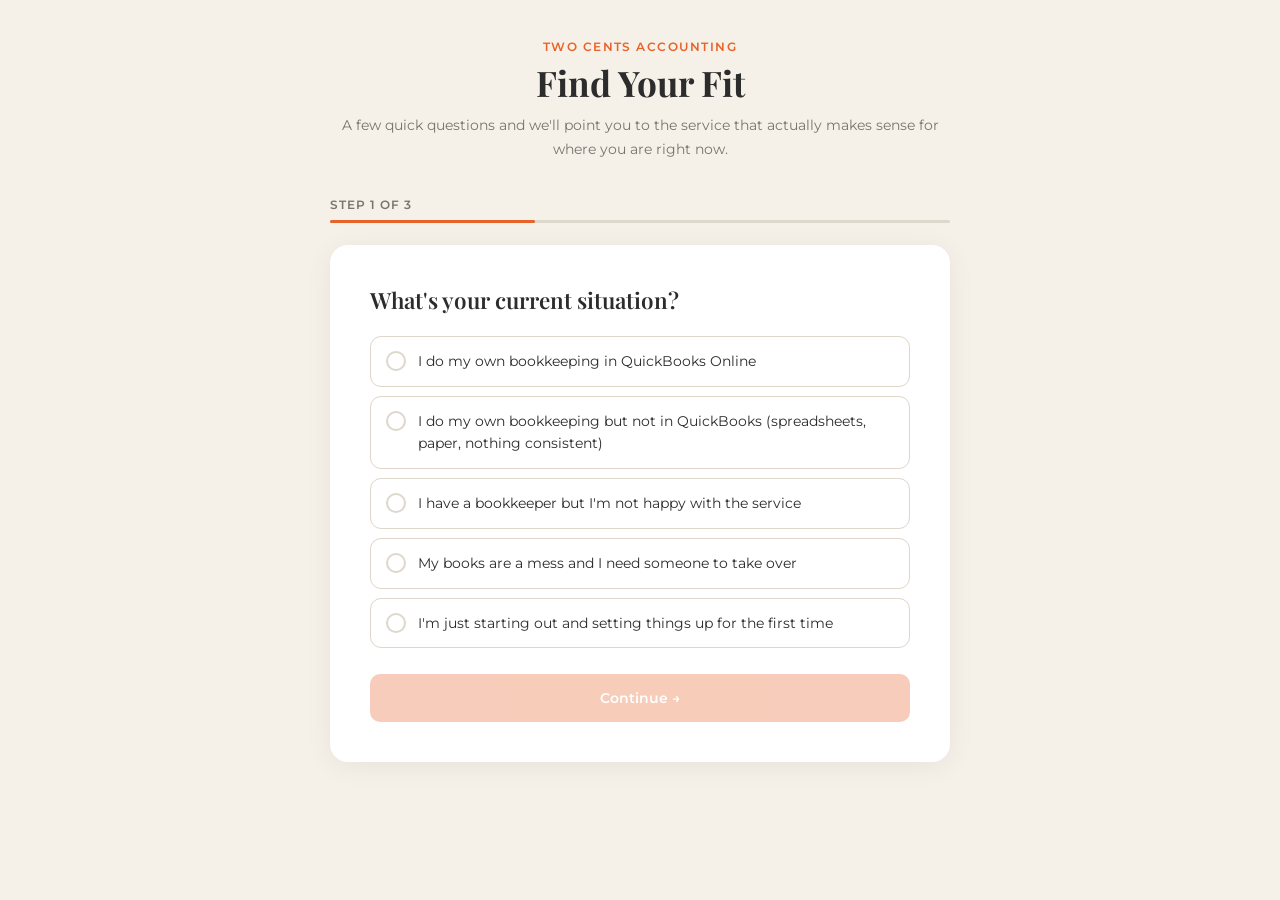
<file: service-selection/index.html>
<!DOCTYPE html>
<html lang="en">
<head>
  <meta charset="UTF-8" />
  <meta name="viewport" content="width=device-width, initial-scale=1.0" />
  <title>Find Your Two Cents Service</title>
  <link rel="preconnect" href="https://fonts.googleapis.com" />
  <link href="https://fonts.googleapis.com/css2?family=Playfair+Display:wght@400;600;700&family=Montserrat:wght@400;500;600&display=swap" rel="stylesheet" />
  <style>
    :root {
      --bg: #F5F0E8;
      --surface: #FFFFFF;
      --text: #2C2C2C;
      --accent: #E8622A;
      --accent-hover: #CF541F;
      --muted: #7A7470;
      --border: #DDD7CC;
      --sel-bg: rgba(232,98,42,0.08);
      --secondary-surface: #F0EBE1;
      --shadow: rgba(0,0,0,0.06);
    }
    @media (prefers-color-scheme: dark) {
      :root {
        --bg: #1E1E1E;
        --surface: #2C2C2C;
        --text: #F0EBE1;
        --accent: #E8622A;
        --accent-hover: #F0722A;
        --muted: #9A9490;
        --border: #404040;
        --sel-bg: rgba(232,98,42,0.14);
        --secondary-surface: #252525;
        --shadow: rgba(0,0,0,0.25);
      }
    }
    *, *::before, *::after { box-sizing: border-box; margin: 0; padding: 0; }
    body {
      font-family: 'Montserrat', sans-serif;
      background: var(--bg);
      color: var(--text);
      min-height: 100vh;
      padding: 40px 16px 64px;
      display: flex;
      flex-direction: column;
      align-items: center;
    }
    .wrap { width: 100%; max-width: 620px; }

    /* ── Header ── */
    .site-header { text-align: center; margin-bottom: 36px; }
    .site-header .eyebrow {
      font-size: 0.72rem; font-weight: 600; letter-spacing: 0.13em;
      text-transform: uppercase; color: var(--accent); margin-bottom: 8px;
    }
    .site-header h1 {
      font-family: 'Playfair Display', serif;
      font-size: clamp(1.65rem, 4vw, 2.2rem);
      font-weight: 700; line-height: 1.2; margin-bottom: 10px;
    }
    .site-header p { font-size: 0.88rem; color: var(--muted); line-height: 1.7; }

    /* ── Progress ── */
    .progress-wrap { margin-bottom: 22px; }
    .progress-label {
      font-size: 0.72rem; font-weight: 600; letter-spacing: 0.09em;
      text-transform: uppercase; color: var(--muted); margin-bottom: 8px;
      display: block;
    }
    .progress-track {
      width: 100%; height: 3px; background: var(--border); border-radius: 99px;
    }
    .progress-fill {
      height: 100%; background: var(--accent); border-radius: 99px;
      transition: width 0.45s cubic-bezier(0.4,0,0.2,1);
    }

    /* ── Card ── */
    .card {
      background: var(--surface);
      border-radius: 18px;
      padding: clamp(22px, 5vw, 40px);
      box-shadow: 0 4px 28px var(--shadow);
    }

    /* ── Question ── */
    .question-text {
      font-family: 'Playfair Display', serif;
      font-size: clamp(1.1rem, 3vw, 1.4rem);
      font-weight: 600; line-height: 1.4; margin-bottom: 6px;
    }
    .question-hint { font-size: 0.82rem; color: var(--muted); margin-bottom: 20px; }
    .question-gap { margin-bottom: 20px; }

    /* ── Options ── */
    .options { display: flex; flex-direction: column; gap: 9px; margin-bottom: 26px; }
    .option {
      display: flex; align-items: flex-start; gap: 12px;
      padding: 13px 15px; border: 1.5px solid var(--border);
      border-radius: 11px; cursor: pointer;
      transition: border-color 0.17s, background 0.17s;
      background: transparent; user-select: none;
    }
    .option:hover { border-color: var(--accent); background: var(--sel-bg); }
    .option.selected { border-color: var(--accent); background: var(--sel-bg); }

    .indicator {
      flex-shrink: 0; width: 20px; height: 20px; border-radius: 50%;
      border: 2px solid var(--border); margin-top: 1px;
      display: flex; align-items: center; justify-content: center;
      transition: border-color 0.17s, background 0.17s;
    }
    .option.selected .indicator { border-color: var(--accent); background: var(--accent); }
    .indicator-dot {
      width: 7px; height: 7px; border-radius: 50%; background: #fff;
      opacity: 0; transform: scale(0);
      transition: opacity 0.15s, transform 0.15s;
    }
    .option.selected .indicator-dot { opacity: 1; transform: scale(1); }

    .indicator.chk { border-radius: 5px; }
    .indicator-check { font-size: 11px; font-weight: 700; color: #fff; opacity: 0; transition: opacity 0.15s; }
    .option.selected .indicator-check { opacity: 1; }

    .option-text { font-size: 0.88rem; line-height: 1.55; color: var(--text); padding-top: 1px; }

    /* ── Buttons ── */
    .btn-primary {
      display: flex; align-items: center; justify-content: center;
      width: 100%; padding: 15px 24px;
      background: var(--accent); color: #fff; border: none; border-radius: 10px;
      font-family: 'Montserrat', sans-serif; font-size: 0.9rem; font-weight: 600;
      cursor: pointer; text-decoration: none;
      transition: background 0.17s, transform 0.15s, opacity 0.17s;
    }
    .btn-primary:hover:not(:disabled) { background: var(--accent-hover); transform: translateY(-1px); }
    .btn-primary:disabled { opacity: 0.32; cursor: not-allowed; transform: none; }

    .btn-outline {
      display: inline-flex; align-items: center; gap: 6px;
      padding: 10px 20px; background: transparent;
      color: var(--accent); border: 1.5px solid var(--accent); border-radius: 8px;
      font-family: 'Montserrat', sans-serif; font-size: 0.85rem; font-weight: 600;
      text-decoration: none; transition: background 0.17s;
    }
    .btn-outline:hover { background: var(--sel-bg); }

    /* ── Results ── */
    .rec-eyebrow {
      font-size: 0.72rem; font-weight: 600; letter-spacing: 0.1em;
      text-transform: uppercase; color: var(--muted); margin-bottom: 8px;
    }
    .rec-name {
      font-family: 'Playfair Display', serif;
      font-size: clamp(1.5rem, 4vw, 2rem);
      font-weight: 700; color: var(--accent); line-height: 1.15; margin-bottom: 5px;
    }
    .rec-price { font-size: 0.875rem; font-weight: 600; color: var(--muted); margin-bottom: 16px; }
    .rec-why { font-size: 0.9rem; line-height: 1.78; color: var(--text); margin-bottom: 26px; }

    .divider { height: 1px; background: var(--border); margin: 26px 0; }

    .note-box {
      background: var(--sel-bg); border-left: 3px solid var(--accent);
      border-radius: 0 8px 8px 0; padding: 14px 16px; margin-top: 20px;
      font-size: 0.86rem; line-height: 1.68; color: var(--text);
    }

    /* ── Secondary rec ── */
    .secondary-wrap {
      background: var(--secondary-surface); border-radius: 12px; padding: 22px 22px 18px;
    }
    .secondary-label {
      font-size: 0.7rem; font-weight: 600; letter-spacing: 0.09em;
      text-transform: uppercase; color: var(--muted); margin-bottom: 8px;
    }
    .secondary-name {
      font-family: 'Playfair Display', serif; font-size: 1.15rem;
      font-weight: 600; color: var(--text); margin-bottom: 4px;
    }
    .secondary-price { font-size: 0.8rem; color: var(--muted); margin-bottom: 10px; }
    .secondary-why { font-size: 0.86rem; line-height: 1.68; color: var(--muted); margin-bottom: 16px; }

    /* ── Results footer ── */
    .results-footer {
      text-align: center; margin-top: 26px;
      display: flex; flex-direction: column; align-items: center; gap: 13px;
    }
    .discovery-text { font-size: 0.86rem; color: var(--muted); }
    .discovery-text a { color: var(--accent); text-underline-offset: 3px; }
    .start-over-btn {
      background: none; border: none; font-family: 'Montserrat', sans-serif;
      font-size: 0.8rem; color: var(--muted); cursor: pointer;
      text-decoration: underline; text-underline-offset: 3px; padding: 0;
    }
    .start-over-btn:hover { color: var(--text); }

    /* ── Budget redirect ── */
    .redirect-intro {
      background: var(--sel-bg); border-left: 3px solid var(--accent);
      border-radius: 0 8px 8px 0; padding: 14px 16px; margin-bottom: 28px;
      font-size: 0.9rem; line-height: 1.72; color: var(--text);
    }
    .diy-grid { display: flex; flex-direction: column; gap: 14px; }
    .diy-card { background: var(--secondary-surface); border-radius: 12px; padding: 20px 22px; }
    .diy-name {
      font-family: 'Playfair Display', serif; font-size: 1.1rem;
      font-weight: 600; color: var(--accent); margin-bottom: 3px;
    }
    .diy-price { font-size: 0.8rem; color: var(--muted); margin-bottom: 9px; }
    .diy-desc { font-size: 0.86rem; line-height: 1.68; color: var(--text); margin-bottom: 14px; }
    .diy-card .btn-primary { width: auto; display: inline-flex; padding: 11px 20px; font-size: 0.85rem; }

    @media (max-width: 480px) {
      body { padding: 24px 12px 48px; }
      .card { padding: 20px 16px; }
    }
  </style>
</head>
<body>
<div class="wrap">
  <header class="site-header">
    <div class="eyebrow">Two Cents Accounting</div>
    <h1>Find Your Fit</h1>
    <p>A few quick questions and we'll point you to the service that actually makes sense for where you are right now.</p>
  </header>

  <div id="quiz">
    <div class="progress-wrap">
      <span class="progress-label" id="prog-label">Step 1 of 3</span>
      <div class="progress-track">
        <div class="progress-fill" id="prog-fill" style="width:33%"></div>
      </div>
    </div>
    <div class="card" id="card"></div>
  </div>

  <div id="results" style="display:none;">
    <div class="card" id="results-card"></div>
  </div>
</div>

<script>
const LINKS = {
  essentials:      'https://calendar.app.google/Z8MARuxmy7APqrUFA',
  standard:        'https://calendar.app.google/EqcwedgpocyCb7aq9',
  premium:         'https://calendar.app.google/daxx7yTCb6Cwj1Qo8',
  quickQuestion:   'https://calendar.app.google/ck2XFwEBHLdnUn169',
  trainingSession: 'https://calendar.app.google/9b36DFM1ZoSDuC6y7',
  ledgerLounge:    'https://community.twocentsaccounting.com/checkout/ledger-lounge-back-office',
  booksReview:     'https://calendar.app.google/tn7TnGRM9jZZmU45A'
};

const SVC = {
  essentials:      { name: 'Essentials',                       price: '$375/month',              cta: 'Book a Discovery Call',      link: LINKS.essentials },
  standard:        { name: 'Standard',                         price: '$1,275/month',            cta: 'Book a Discovery Call',      link: LINKS.standard },
  premium:         { name: 'Premium',                          price: '$2,500/month',            cta: 'Book a Discovery Call',      link: LINKS.premium },
  quickQuestion:   { name: 'Quick Question',                   price: '$50',                     cta: 'Book Your Quick Question',   link: LINKS.quickQuestion },
  trainingSession: { name: 'Training / Support Session',       price: '$150',                    cta: 'Schedule a Session',         link: LINKS.trainingSession },
  ledgerLounge:    { name: 'Ledger Lounge Back Office',        price: '$47/month',               cta: 'Join the Community',         link: LINKS.ledgerLounge },
  booksReview:     { name: 'Books Review &amp; Deep Dive Analysis', price: 'Pricing based on scope', cta: 'Book a Discovery Call', link: LINKS.booksReview }
};

const QUESTIONS = {
  step1: {
    id: 'situation', type: 'single', final: false,
    text: "What's your current situation?",
    hint: null,
    opts: [
      { v: 'qbo',      l: 'I do my own bookkeeping in QuickBooks Online' },
      { v: 'nonqbo',   l: 'I do my own bookkeeping but not in QuickBooks (spreadsheets, paper, nothing consistent)' },
      { v: 'unhappy',  l: "I have a bookkeeper but I'm not happy with the service" },
      { v: 'mess',     l: 'My books are a mess and I need someone to take over' },
      { v: 'starting', l: "I'm just starting out and setting things up for the first time" }
    ]
  },
  step2: {
    id: 'approach', type: 'single', final: false,
    text: 'How do you want to handle bookkeeping going forward?',
    hint: null,
    opts: [
      { v: 'dfy',     l: 'I want someone to just do it for me every month' },
      { v: 'diy',     l: 'I want to learn how to do it myself / keep doing it myself' },
      { v: 'notsure', l: "I'm not sure yet — I just need to know if I'm doing it right" }
    ]
  },
  step2b: {
    id: 'budget', type: 'single', final: true,
    text: 'Last one — what\'s your monthly budget for bookkeeping support?',
    hint: null,
    opts: [
      { v: 'under375',   l: 'Under $375/month' },
      { v: '375to1500',  l: '$375–$1,500/month' },
      { v: '1500to3000', l: '$1,500–$3,000/month' },
      { v: 'notsure',    l: "I'm not sure yet — I just want to see what fits" }
    ]
  },
  step3a: {
    id: 'complexity', type: 'multi', final: false,
    text: 'What does your business look like right now?',
    hint: 'Pick all that apply',
    opts: [
      { v: 'solo',        l: "I'm a solo owner with no employees" },
      { v: 'payroll',     l: 'I have employees or run payroll' },
      { v: 'multistate',  l: 'I sell in multiple states or collect sales tax in more than one state' },
      { v: 'invoicing',   l: 'I need help with invoicing or paying bills' },
      { v: 'multientity', l: 'I own or operate more than one business entity (e.g. two LLCs, an LLC and an S-Corp)' },
      { v: 'strategy',    l: 'I want to track specific KPIs or need more than standard monthly reports' }
    ]
  },
  step3b: {
    id: 'diytype', type: 'single', final: true,
    text: 'What kind of support are you looking for?',
    hint: null,
    opts: [
      { v: 'quickq',   l: 'I have one specific question I need answered right now' },
      { v: 'session',  l: 'I need a focused session to work through something in my QuickBooks' },
      { v: 'ongoing',  l: 'I want ongoing resources, training videos, templates, and a community to learn from' }
    ]
  },
  step3c: {
    id: 'notsurewhy', type: 'multi', final: true,
    text: "What's driving that question?",
    hint: 'Pick all that apply',
    opts: [
      { v: 'cpaprep',    l: "I'm preparing to talk to my CPA or make a big financial decision" },
      { v: 'confidence', l: "I'm not confident my categories or chart of accounts are set up correctly" },
      { v: 'opinion',    l: 'I just want a professional second opinion on my books' },
      { v: 'handoff',    l: "I'm thinking about handing off my books and want to understand where things stand first" }
    ]
  }
};

const STEP_PROGRESS = {
  step1:  [1, 3],
  step2:  [2, 3],
  step3a: [3, 4],
  step2b: [4, 4],
  step3b: [3, 3],
  step3c: [3, 3]
};

let state = { step: 'step1', answers: {}, path: null };
let selected = [];

function setProgress(stepKey) {
  const [cur, total] = STEP_PROGRESS[stepKey] || [1, 3];
  document.getElementById('prog-label').textContent = `Step ${cur} of ${total}`;
  document.getElementById('prog-fill').style.width = `${Math.round((cur / total) * 100)}%`;
}

function renderStep(stepKey) {
  state.step = stepKey;
  selected = [];
  const q = QUESTIONS[stepKey];
  const isMulti = q.type === 'multi';
  setProgress(stepKey);

  const btnLabel = q.final ? 'See My Recommendation →' : 'Continue →';

  const optsHtml = q.opts.map(o => {
    if (isMulti) {
      return `<div class="option" data-v="${o.v}" onclick="toggleOpt(this,'${o.v}')">
        <div class="indicator chk"><span class="indicator-check">✓</span></div>
        <span class="option-text">${o.l}</span>
      </div>`;
    }
    return `<div class="option" data-v="${o.v}" onclick="pickOpt(this,'${o.v}')">
      <div class="indicator"><div class="indicator-dot"></div></div>
      <span class="option-text">${o.l}</span>
    </div>`;
  }).join('');

  document.getElementById('card').innerHTML = `
    <div class="question-text">${q.text}</div>
    ${q.hint ? `<div class="question-hint">${q.hint}</div>` : '<div class="question-gap"></div>'}
    <div class="options">${optsHtml}</div>
    <button class="btn-primary" id="next-btn" onclick="advance()" disabled>${btnLabel}</button>
  `;
}

function pickOpt(el, v) {
  document.querySelectorAll('#card .option').forEach(o => o.classList.remove('selected'));
  el.classList.add('selected');
  selected = [v];
  document.getElementById('next-btn').disabled = false;
}

function toggleOpt(el, v) {
  el.classList.toggle('selected');
  selected = el.classList.contains('selected')
    ? [...selected, v]
    : selected.filter(x => x !== v);
  document.getElementById('next-btn').disabled = selected.length === 0;
}

function advance() {
  const q = QUESTIONS[state.step];
  state.answers[q.id] = q.type === 'single' ? selected[0] : [...selected];

  if (state.step === 'step1') { renderStep('step2'); return; }
  if (state.step === 'step2') {
    state.path = state.answers.approach;
    if (state.path === 'dfy')     { renderStep('step3a'); return; }
    if (state.path === 'diy')     { renderStep('step3b'); return; }
    if (state.path === 'notsure') { renderStep('step3c'); return; }
  }
  if (state.step === 'step3a') { renderStep('step2b'); return; }
  if (state.step === 'step2b') {
    if (state.answers.budget === 'under375') { showBudgetRedirect(); return; }
    showResults(); return;
  }
  showResults();
}

function calcRecommendation() {
  const { path, answers } = state;
  const budget     = answers.budget || '';
  const complexity = answers.complexity || [];
  const diytype    = answers.diytype || '';
  const notsurewhy = answers.notsurewhy || [];

  if (path === 'diy') {
    if (diytype === 'quickq')   return { svc: 'quickQuestion' };
    if (diytype === 'session')  return { svc: 'trainingSession' };
    return { svc: 'ledgerLounge' };
  }

  if (path === 'notsure') {
    const wantsHandoff = notsurewhy.includes('handoff');
    return { svc: 'booksReview', handoff: wantsHandoff, showLLBO: !wantsHandoff };
  }

  // DFY path — complexity determines what they need, budget confirms or flags a gap
  const hasPayroll     = complexity.includes('payroll');
  const hasMultistate  = complexity.includes('multistate');
  const hasMultientity = complexity.includes('multientity');
  const hasStrategy    = complexity.includes('strategy');
  const hasInvoicing   = complexity.includes('invoicing');

  // Step 1: determine the right tier based on what their business actually needs
  let neededTier;
  if ((hasPayroll && hasMultistate && hasMultientity) || hasMultistate || hasMultientity || hasInvoicing) {
    neededTier = 'premium';
  } else if (hasPayroll || hasStrategy) {
    neededTier = 'standard';
  } else {
    neededTier = 'essentials';
  }

  // Step 2: check budget — note any gap, but don't override the complexity-based recommendation
  if (budget === 'notsure') {
    return { svc: neededTier, budgetNote: true };
  }
  if (budget === '375to1500') {
    // Essentials ($375) fits cleanly; Standard ($1,275) is at the top of this range
    const gap = neededTier === 'premium';
    return { svc: neededTier, budgetNote: gap };
  }
  if (budget === '1500to3000') {
    // Standard ($1,275) and Premium ($2,500) both fit here
    return { svc: neededTier, budgetNote: false };
  }
  return { svc: neededTier, budgetNote: false };
}

function buildWhy(svc, rec) {
  const { answers } = state;
  const complexity  = answers.complexity  || [];
  const notsurewhy  = answers.notsurewhy  || [];
  const situation   = answers.situation   || '';
  const budget      = answers.budget      || '';

  const complexLabels = {
    payroll:     'payroll',
    multistate:  'multi-state or sales tax obligations',
    invoicing:   'invoicing and bill pay',
    multientity: 'multiple business entities',
    strategy:    'regular strategy and reporting'
  };
  const complexList = complexity
    .filter(c => c !== 'solo' && complexLabels[c])
    .map(c => complexLabels[c]);

  switch (svc) {
    case 'essentials': {
      let w = 'You want clean books without having to think about them — and based on what you shared, your setup is straightforward enough that Essentials is a solid fit. ';
      if (complexity.includes('solo')) {
        w += 'As a solo owner, you get reliable monthly bookkeeping plus regular check-ins so you always know where things stand — organized, tax-season-ready, and never left guessing.';
      } else {
        w += 'You get monthly bookkeeping handled for you plus regular check-ins to keep you in the loop, so you can stay focused on actually running your business.';
      }
      if (rec.budgetNote) w += ' Since you weren\'t sure on budget yet, a discovery call can walk you through the details before you commit to anything.';
      return w;
    }
    case 'standard': {
      let w = 'Your business has real complexity';
      if (complexList.length) w += ` — ${complexList.join(', ')} —`;
      w += ' and that calls for more than just basic bookkeeping. Standard gives you fully managed monthly books plus the reporting and strategic support to actually understand your numbers and make decisions from them.';
      if (rec.budgetNote) w += ' Since you weren\'t sure about budget yet, a discovery call is the perfect next step to walk through exactly what this includes and what the investment looks like for your situation.';
      return w;
    }
    case 'premium': {
      let w = 'Based on what you shared, your business has serious complexity';
      const premiumParts = [];
      if (complexity.includes('multistate'))  premiumParts.push('multi-state or sales tax obligations');
      if (complexity.includes('multientity')) premiumParts.push('multiple business entities');
      if (complexity.includes('invoicing'))   premiumParts.push('invoicing and bill pay needs');
      if (complexity.includes('payroll'))     premiumParts.push('payroll');
      if (premiumParts.length) w += ` — ${premiumParts.join(', ')}.`;
      else w += '.';
      w += ' Premium is built for exactly that. You get full-service bookkeeping with the depth and strategy to match what your business actually demands — not a one-size-fits-all package.';
      if (rec.budgetNote) w += " Let's get on a discovery call to confirm scope and walk through what this looks like for your specific setup.";
      return w;
    }
    case 'quickQuestion':
      return "You've got something specific you need clarity on — and you don't need a long engagement to get there. A Quick Question gets you a direct, practical answer from someone who actually knows bookkeeping, without the overhead of a bigger commitment.";
    case 'trainingSession':
      return "You've got something specific in your QuickBooks that needs hands-on attention, and a Training/Support Session gives you focused, one-on-one time to work through it. Not just an explanation of what to do — real help doing it, so you leave with actual progress.";
    case 'ledgerLounge':
      return "You're committed to doing your own books and you want the tools to do it right. Ledger Lounge Back Office gives you training videos, templates, live Q&As, and a community of other business owners doing the same thing — for less than $50 a month. Everything you need to stay on top of it without going it completely alone.";
    case 'booksReview': {
      let w = "You're not quite sure what you need yet — and that's a completely reasonable place to be. A Books Review &amp; Deep Dive Analysis gets a professional set of eyes on your books so you know exactly what's right, what needs fixing, and what your smartest next move is.";
      const reasons = [];
      if (notsurewhy.includes('cpaprep'))    reasons.push('preparing for a CPA conversation or a big financial decision');
      if (notsurewhy.includes('confidence')) reasons.push('not feeling confident in how things are categorized');
      if (notsurewhy.includes('opinion'))    reasons.push('wanting a professional second opinion');
      if (reasons.length) w += ` Whether you're ${reasons.join(', or ')}, this gives you answers you can actually act on.`;
      return w;
    }
    default: return '';
  }
}

function showBudgetRedirect() {
  document.getElementById('quiz').style.display = 'none';
  document.getElementById('results').style.display = 'block';
  document.getElementById('results-card').innerHTML = `
    <div class="rec-eyebrow">Here's what we recommend:</div>
    <div class="question-text" style="font-family:'Playfair Display',serif; margin-bottom:18px; font-size:clamp(1.1rem,3vw,1.35rem);">
      Based on your budget, the done-for-you packages aren't the right fit right now — but that doesn't mean you're on your own.
    </div>
    <div class="redirect-intro">
      Here are the options built for exactly where you are. Pick what fits your need right now.
    </div>
    <div class="diy-grid">
      <div class="diy-card">
        <div class="diy-name">Quick Question</div>
        <div class="diy-price">$50</div>
        <div class="diy-desc">You've got something specific you need answered. Submit your question and get a direct, practical answer — no fluff, no long commitment required.</div>
        <a href="${LINKS.quickQuestion}" target="_blank" rel="noopener" class="btn-primary">Book Your Quick Question →</a>
      </div>
      <div class="diy-card">
        <div class="diy-name">Training / Support Session</div>
        <div class="diy-price">$150</div>
        <div class="diy-desc">Need to work through something hands-on in QuickBooks? A focused, one-on-one session to tackle a specific issue so you leave with real progress, not just a to-do list.</div>
        <a href="${LINKS.trainingSession}" target="_blank" rel="noopener" class="btn-primary">Schedule a Session →</a>
      </div>
      <div class="diy-card">
        <div class="diy-name">Ledger Lounge Back Office</div>
        <div class="diy-price">$47/month</div>
        <div class="diy-desc">Training videos, templates, live Q&amp;As, and a community of business owners doing their own books — all for less than $50 a month. The place to learn how to do this right.</div>
        <a href="${LINKS.ledgerLounge}" target="_blank" rel="noopener" class="btn-primary">Join the Community →</a>
      </div>
    </div>
    <div class="divider"></div>
    <div class="results-footer">
      <p class="discovery-text">Still not sure? <a href="${LINKS.booksReview}" target="_blank" rel="noopener">Schedule a free discovery call</a></p>
      <button class="start-over-btn" onclick="startOver()">← Start over</button>
    </div>
  `;
}

function showResults() {
  const rec  = calcRecommendation();
  const svc  = rec.svc;
  const info = SVC[svc];
  const why  = buildWhy(svc, rec);

  let noteHtml      = '';
  let secondaryHtml = '';

  if (svc === 'booksReview') {
    if (rec.handoff) {
      noteHtml = `<div class="note-box">A Books Review is a natural first step toward Done-For-You services — it gives you (and us) a clear picture of where your books stand before making any transition. Many clients use it as the bridge to ongoing support.</div>`;
    }
    if (rec.showLLBO) {
      secondaryHtml = `
        <div class="divider"></div>
        <div class="secondary-wrap">
          <div class="secondary-label">You might also consider</div>
          <div class="secondary-name">Ledger Lounge Back Office</div>
          <div class="secondary-price">$47/month</div>
          <div class="secondary-why">If you plan to keep managing your own books after the review, Ledger Lounge gives you the ongoing training, templates, and community to keep doing it well — for less than $50 a month.</div>
          <a href="${LINKS.ledgerLounge}" target="_blank" rel="noopener" class="btn-outline">Learn More →</a>
        </div>`;
    }
  }

  document.getElementById('quiz').style.display = 'none';
  document.getElementById('results').style.display = 'block';
  document.getElementById('results-card').innerHTML = `
    <div class="rec-eyebrow">Here's what we recommend:</div>
    <div class="rec-name">${info.name}</div>
    <div class="rec-price">${info.price}</div>
    <div class="rec-why">${why}</div>
    <a href="${info.link}" target="_blank" rel="noopener" class="btn-primary">${info.cta} →</a>
    ${noteHtml}
    ${secondaryHtml}
    <div class="divider"></div>
    <div class="results-footer">
      <p class="discovery-text">Still not sure? <a href="${LINKS.booksReview}" target="_blank" rel="noopener">Schedule a free discovery call</a></p>
      <button class="start-over-btn" onclick="startOver()">← Start over</button>
    </div>
  `;
}

function startOver() {
  state = { step: 'step1', answers: {}, path: null };
  selected = [];
  document.getElementById('results').style.display = 'none';
  document.getElementById('quiz').style.display = 'block';
  renderStep('step1');
}

renderStep('step1');
</script>
</body>
</html>
</file>
